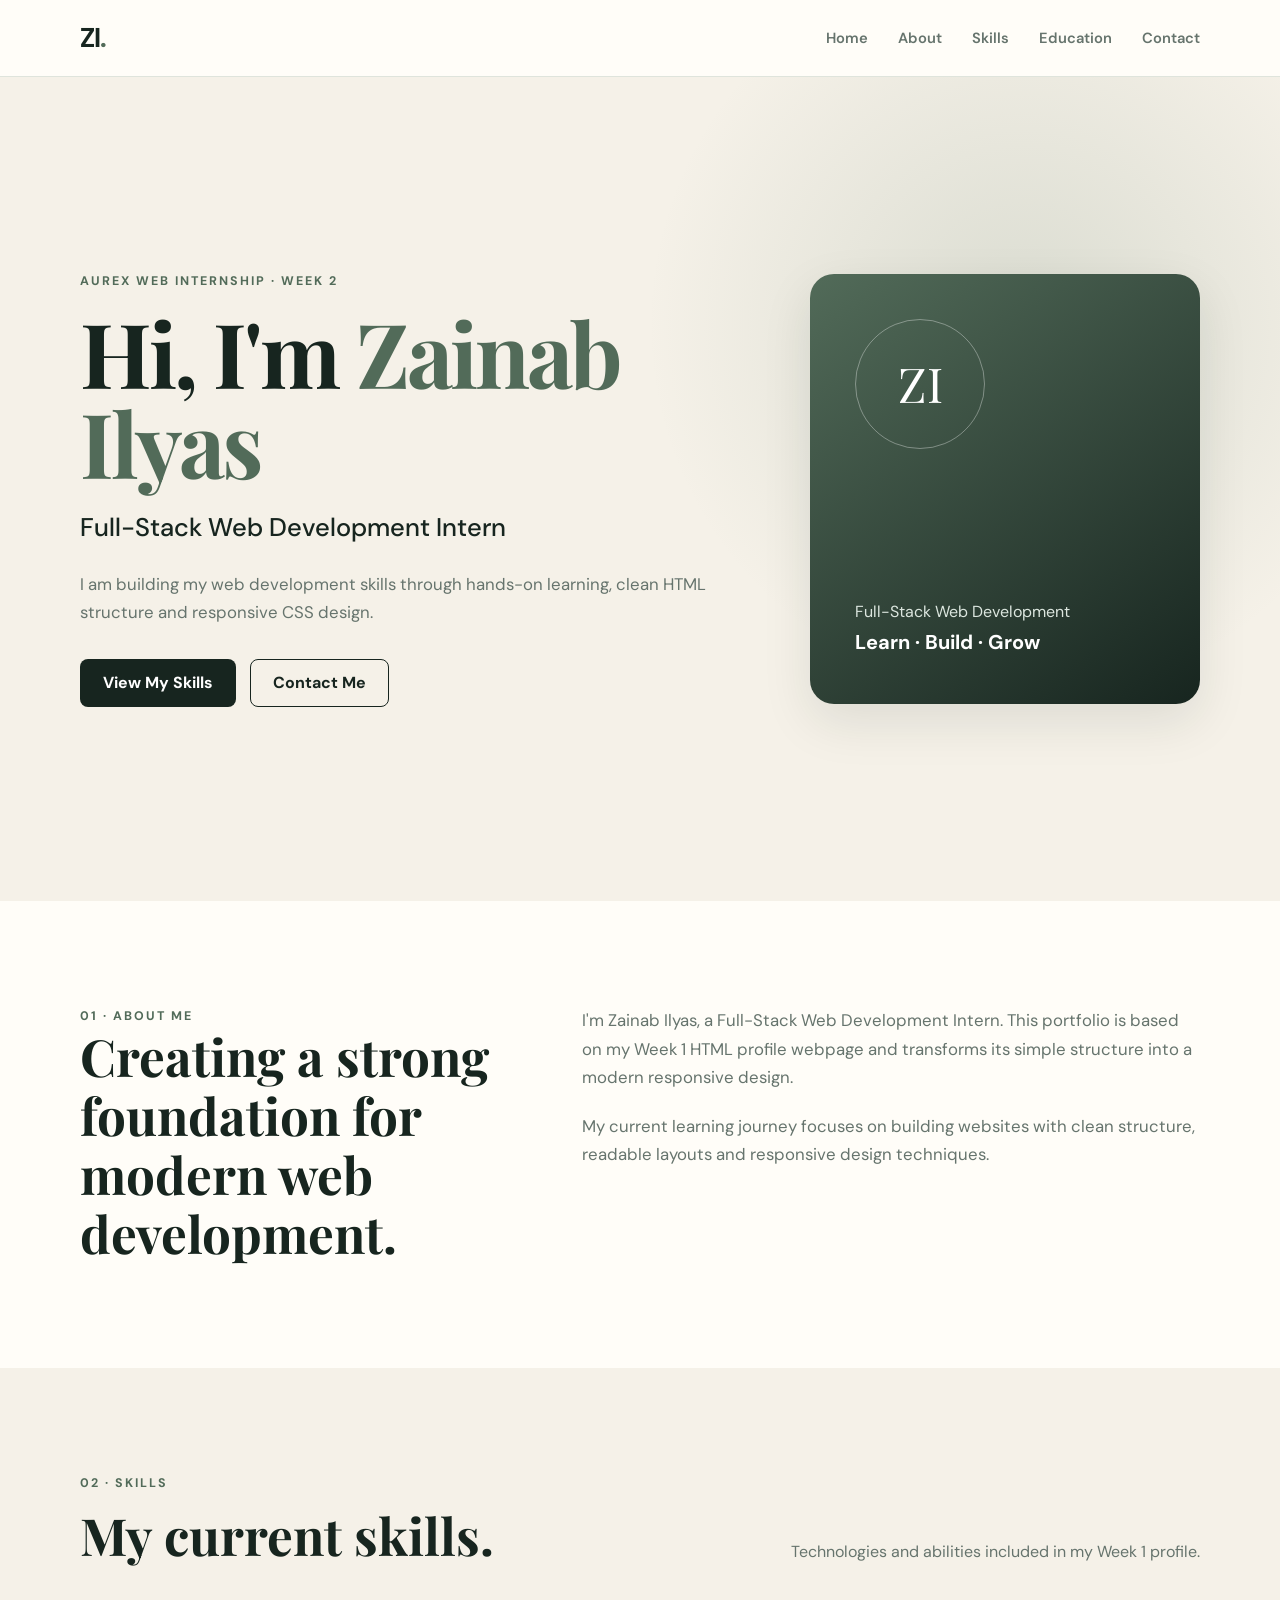
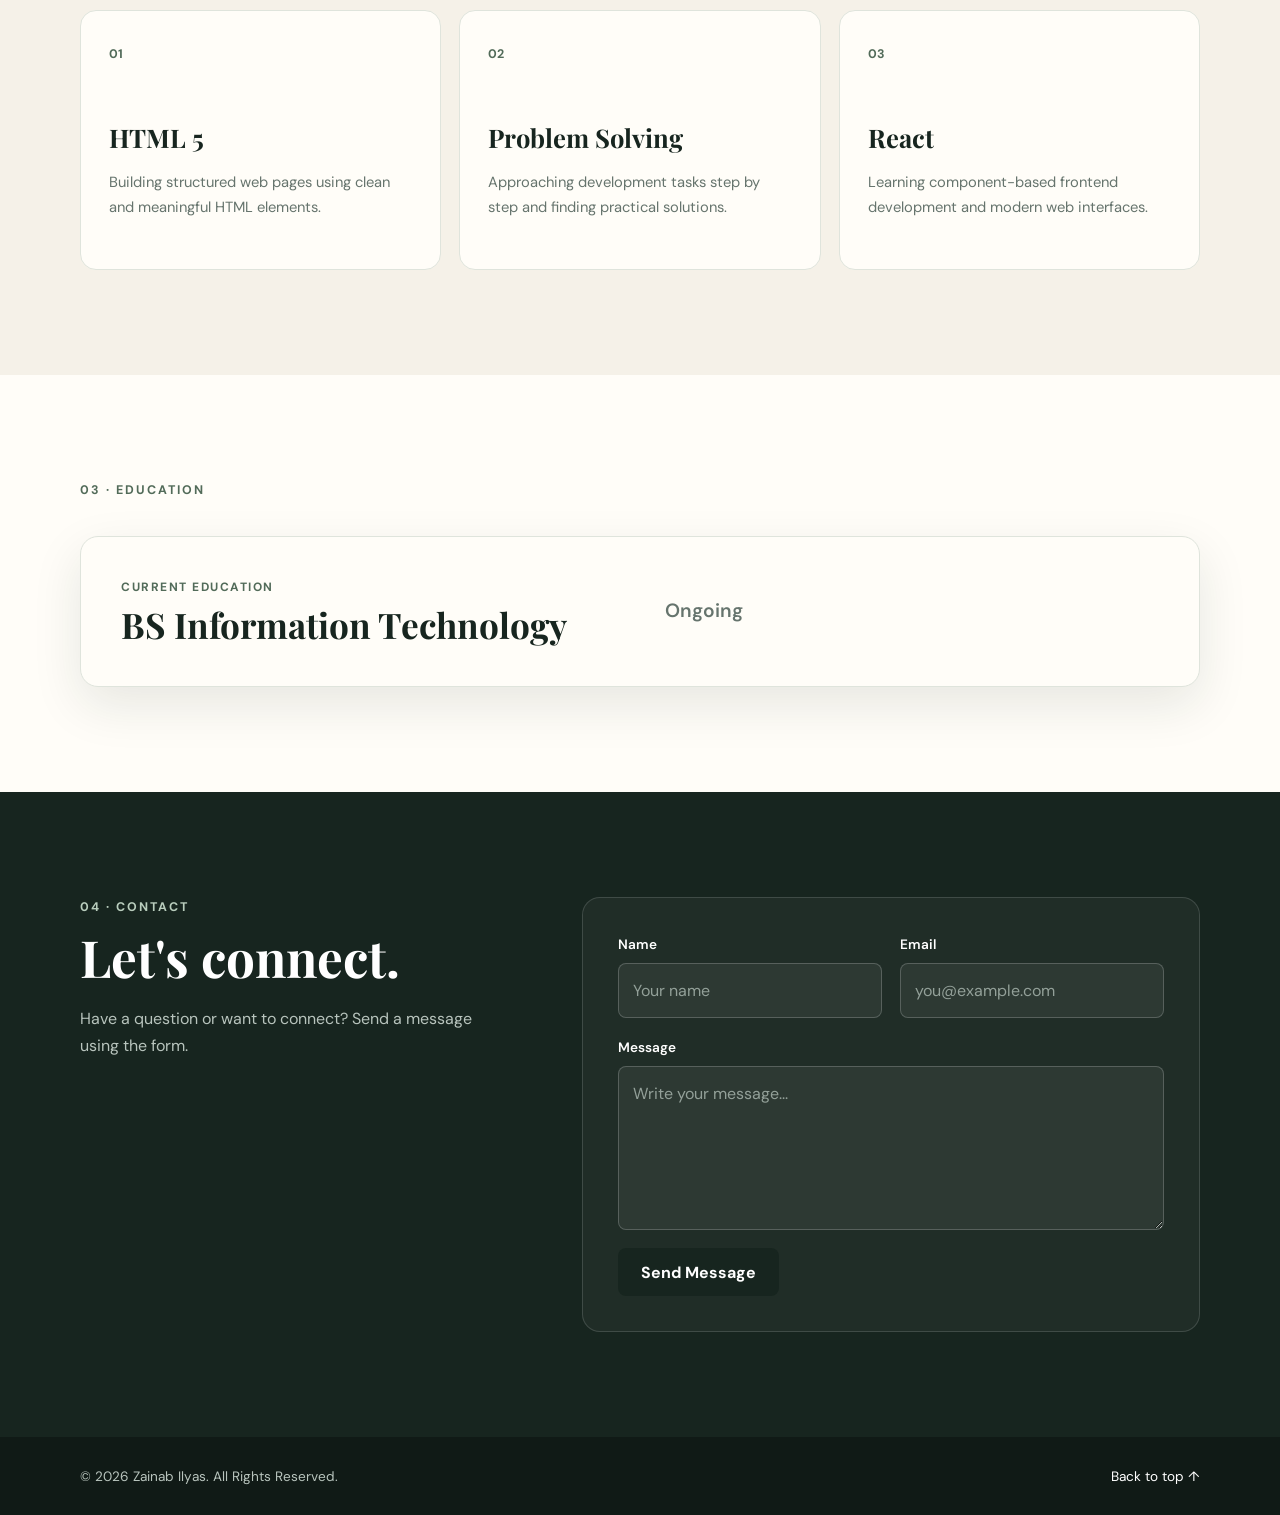
<file: index.html>
<!DOCTYPE html>
<html lang="en">
<head>
    <meta charset="UTF-8">
    <meta name="viewport" content="width=device-width, initial-scale=1.0">
    <meta name="description" content="Zainab Ilyas - Full-Stack Web Development Intern Portfolio">
    <title>Zainab Ilyas | Full-Stack Web Development</title>
    <link rel="stylesheet" href="style.css">
</head>
<body>
    <header class="site-header">
        <nav class="navbar container" aria-label="Main navigation">
            <a class="logo" href="#home">ZI<span>.</span></a>
            <ul class="nav-links">
                <li><a href="#home">Home</a></li>
                <li><a href="#about">About</a></li>
                <li><a href="#skills">Skills</a></li>
                <li><a href="#education">Education</a></li>
                <li><a href="#contact">Contact</a></li>
            </ul>
        </nav>
    </header>

    <main>
        <section id="home" class="hero">
            <div class="container hero-grid">
                <div class="hero-content">
                    <p class="eyebrow">AUREX WEB INTERNSHIP · WEEK 2</p>
                    <h1>Hi, I'm <span>Zainab Ilyas</span></h1>
                    <h2>Full-Stack Web Development Intern</h2>
                    <p class="hero-text">
                        I am building my web development skills through hands-on learning,
                        clean HTML structure and responsive CSS design.
                    </p>
                    <div class="hero-actions">
                        <a class="btn btn-primary" href="#skills">View My Skills</a>
                        <a class="btn btn-outline" href="#contact">Contact Me</a>
                    </div>
                </div>

                <div class="hero-card">
                    <div class="avatar">ZI</div>
                    <p>Full-Stack Web Development</p>
                    <strong>Learn · Build · Grow</strong>
                </div>
            </div>
        </section>

        <section id="about" class="section">
            <div class="container section-grid">
                <div>
                    <p class="section-label">01 · ABOUT ME</p>
                    <h2>Creating a strong foundation for modern web development.</h2>
                </div>
                <div class="about-copy">
                    <p>
                        I'm Zainab Ilyas, a Full-Stack Web Development Intern.
                        This portfolio is based on my Week 1 HTML profile webpage and
                        transforms its simple structure into a modern responsive design.
                    </p>
                    <p>
                        My current learning journey focuses on building websites with
                        clean structure, readable layouts and responsive design techniques.
                    </p>
                </div>
            </div>
        </section>

        <section id="skills" class="section section-alt">
            <div class="container">
                <p class="section-label">02 · SKILLS</p>
                <div class="section-heading">
                    <h2>My current skills.</h2>
                    <p>Technologies and abilities included in my Week 1 profile.</p>
                </div>

                <div class="skills-grid">
                    <article class="skill-card">
                        <span class="skill-number">01</span>
                        <h3>HTML 5</h3>
                        <p>Building structured web pages using clean and meaningful HTML elements.</p>
                    </article>
                    <article class="skill-card">
                        <span class="skill-number">02</span>
                        <h3>Problem Solving</h3>
                        <p>Approaching development tasks step by step and finding practical solutions.</p>
                    </article>
                    <article class="skill-card">
                        <span class="skill-number">03</span>
                        <h3>React</h3>
                        <p>Learning component-based frontend development and modern web interfaces.</p>
                    </article>
                </div>
            </div>
        </section>

        <section id="education" class="section">
            <div class="container">
                <p class="section-label">03 · EDUCATION</p>
                <div class="education-card">
                    <div>
                        <p class="education-label">CURRENT EDUCATION</p>
                        <h2>BS Information Technology</h2>
                    </div>
                    <p>Ongoing</p>
                </div>
            </div>
        </section>

        <section id="contact" class="section section-dark">
            <div class="container contact-grid">
                <div>
                    <p class="section-label">04 · CONTACT</p>
                    <h2>Let's connect.</h2>
                    <p>Have a question or want to connect? Send a message using the form.</p>
                </div>

                <form class="contact-form" action="#" method="post">
                    <div class="form-row">
                        <div class="form-group">
                            <label for="name">Name</label>
                            <input id="name" name="name" type="text" placeholder="Your name" required>
                        </div>
                        <div class="form-group">
                            <label for="email">Email</label>
                            <input id="email" name="email" type="email" placeholder="you@example.com" required>
                        </div>
                    </div>

                    <div class="form-group">
                        <label for="message">Message</label>
                        <textarea id="message" name="message" rows="5" placeholder="Write your message..." required></textarea>
                    </div>

                    <button class="btn btn-primary" type="submit">Send Message</button>
                </form>
            </div>
        </section>
    </main>

    <footer class="footer">
        <div class="container footer-content">
            <p>&copy; 2026 Zainab Ilyas. All Rights Reserved.</p>
            <a href="#home">Back to top ↑</a>
        </div>
    </footer>
</body>
</html>
</file>
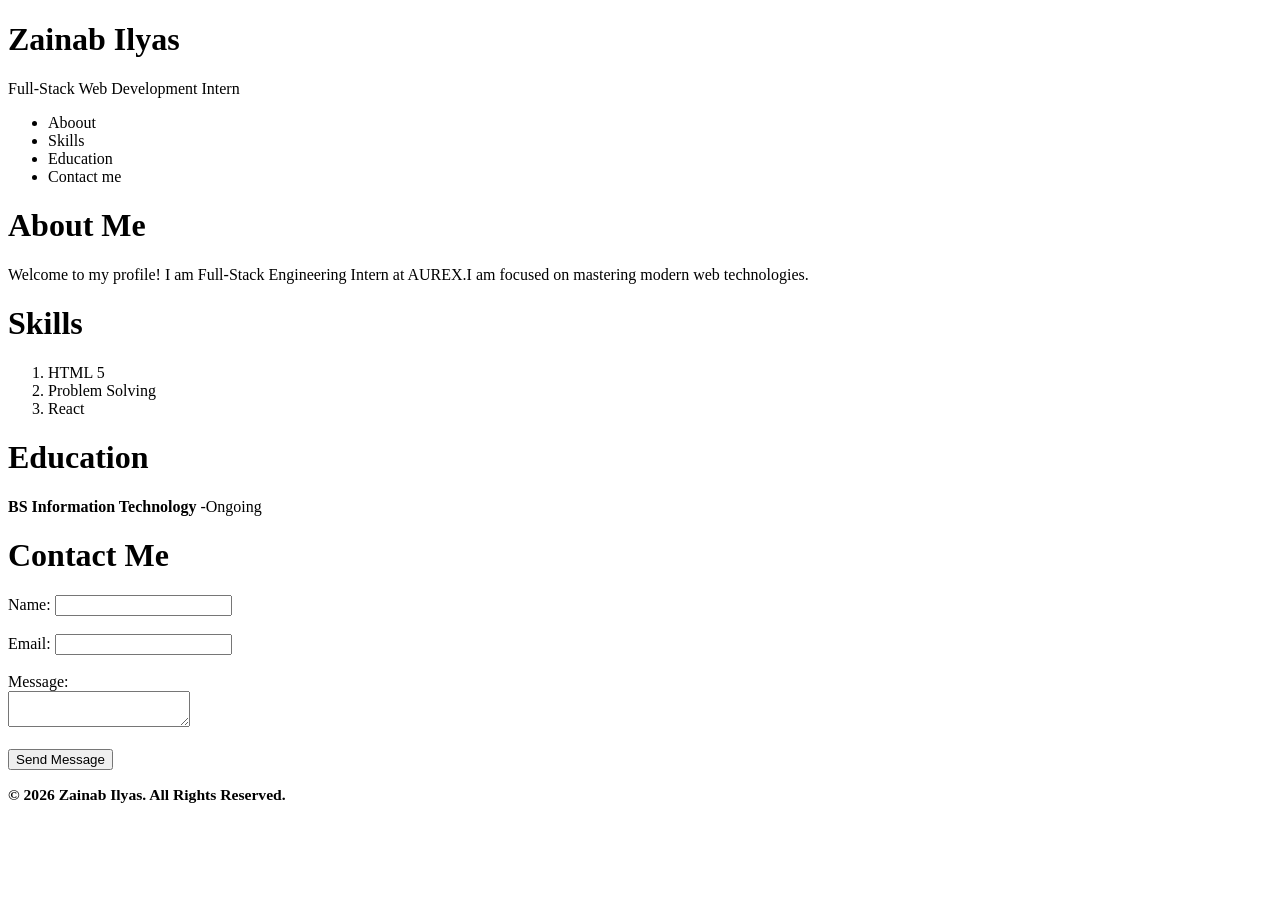
<file: Assisgnment1.html>
<!DOCTYPE html>
<html lang="en">
<head>
    <meta charset="UTF-8">
    <meta name="viewport" content="width=device-width, initial-scale=1.0">
    <title>Document</title>
</head>
<body>
    <h1>Zainab Ilyas</h1>
    <p>Full-Stack Web Development Intern</p>
     <ul>
        <li>Aboout</li>
        <li>Skills</li>
        <li>Education</li>
        <li>Contact me</li>
     </ul>
     <h1>About Me</h1>
     <p>Welcome to my profile! I am Full-Stack Engineering Intern at AUREX.I am focused on mastering modern web technologies.</p>
     <h1>Skills</h1>
       <ol>
        <li>HTML 5</li>
        <li>Problem Solving</li>
        <li>React</li>
       </ol>
       <h1>Education</h1>
       <p><b>BS Information  Technology </b>-Ongoing</p>
       <h1>Contact  Me</h1>
       <label for="Name" >Name:</label>
       <input type="text"><br/><br/>
       <label for="Email">Email:</labe>
       <input type="text"><br/><br/>
       <label for="Message">Message:</label><br/>
       <textarea></textarea><br/><br/>
       <button>Send Message</button>
       <small><h3>&copy 2026 Zainab Ilyas. All Rights Reserved.</h3> </small>
</body>
</html>
</file>
<file: style.css>
@import url('https://fonts.googleapis.com/css2?family=DM+Sans:wght@400;500;600;700&family=Playfair+Display:wght@600;700&display=swap');

:root {
    --ink: #17251f;
    --muted: #66746d;
    --cream: #f5f1e8;
    --paper: #fffdf8;
    --sage: #7b927f;
    --sage-dark: #526b59;
    --line: #dfe4dc;
    --white: #ffffff;
    --shadow: 0 18px 50px rgba(23, 37, 31, 0.10);
}

* {
    box-sizing: border-box;
    margin: 0;
    padding: 0;
}

html {
    scroll-behavior: smooth;
}

body {
    font-family: "DM Sans", sans-serif;
    color: var(--ink);
    background: var(--paper);
    line-height: 1.7;
}

a {
    color: inherit;
    text-decoration: none;
}

.container {
    width: min(1120px, calc(100% - 40px));
    margin-inline: auto;
}

.site-header {
    position: sticky;
    top: 0;
    z-index: 10;
    background: rgba(255, 253, 248, 0.94);
    border-bottom: 1px solid var(--line);
    backdrop-filter: blur(12px);
}

.navbar {
    min-height: 76px;
    display: flex;
    align-items: center;
    justify-content: space-between;
    gap: 30px;
}

.logo {
    font-size: 1.7rem;
    font-weight: 700;
    letter-spacing: -1px;
}

.logo span,
.hero-content h1 span {
    color: var(--sage-dark);
}

.nav-links {
    list-style: none;
    display: flex;
    gap: 30px;
}

.nav-links a {
    color: var(--muted);
    font-size: .92rem;
    font-weight: 600;
}

.nav-links a:hover {
    color: var(--ink);
}

.hero {
    min-height: calc(100vh - 76px);
    display: grid;
    align-items: center;
    background:
        radial-gradient(circle at 80% 30%, rgba(123,146,127,.22), transparent 32%),
        var(--cream);
}

.hero-grid {
    display: grid;
    grid-template-columns: 1.25fr .75fr;
    align-items: center;
    gap: 80px;
    padding-block: 90px;
}

.eyebrow,
.section-label {
    color: var(--sage-dark);
    font-size: .78rem;
    font-weight: 700;
    letter-spacing: 2px;
}

.hero-content h1 {
    margin-top: 15px;
    font-family: "Playfair Display", serif;
    font-size: clamp(3.2rem, 7vw, 6.2rem);
    line-height: 1;
    letter-spacing: -3px;
}

.hero-content h2 {
    margin-top: 20px;
    font-size: clamp(1.25rem, 2vw, 1.65rem);
    font-weight: 500;
}

.hero-text {
    max-width: 650px;
    margin-top: 20px;
    color: var(--muted);
    font-size: 1.05rem;
}

.hero-actions {
    display: flex;
    flex-wrap: wrap;
    gap: 14px;
    margin-top: 32px;
}

.btn {
    display: inline-flex;
    align-items: center;
    justify-content: center;
    min-height: 48px;
    padding: 0 22px;
    border: 1px solid transparent;
    border-radius: 8px;
    font: inherit;
    font-weight: 700;
    cursor: pointer;
    transition: transform .2s ease, background .2s ease;
}

.btn:hover {
    transform: translateY(-2px);
}

.btn-primary {
    color: var(--white);
    background: var(--ink);
}

.btn-primary:hover {
    background: var(--sage-dark);
}

.btn-outline {
    border-color: var(--ink);
}

.hero-card {
    min-height: 430px;
    padding: 45px;
    display: flex;
    flex-direction: column;
    justify-content: flex-end;
    border-radius: 24px;
    color: var(--white);
    background: linear-gradient(145deg, var(--sage-dark), var(--ink));
    box-shadow: var(--shadow);
}

.avatar {
    width: 130px;
    height: 130px;
    margin-bottom: auto;
    display: grid;
    place-items: center;
    border: 1px solid rgba(255,255,255,.35);
    border-radius: 50%;
    font-family: "Playfair Display", serif;
    font-size: 3rem;
}

.hero-card p {
    color: #dce6df;
}

.hero-card strong {
    font-size: 1.25rem;
}

.section {
    padding-block: 105px;
}

.section-alt {
    background: var(--cream);
}

.section h2 {
    font-family: "Playfair Display", serif;
    font-size: clamp(2.2rem, 4vw, 3.7rem);
    line-height: 1.15;
}

.section-grid {
    display: grid;
    grid-template-columns: .8fr 1.2fr;
    gap: 90px;
}

.about-copy {
    color: var(--muted);
    font-size: 1.05rem;
}

.about-copy p + p {
    margin-top: 20px;
}

.section-heading {
    display: flex;
    justify-content: space-between;
    align-items: end;
    gap: 30px;
    margin-block: 12px 45px;
}

.section-heading p {
    color: var(--muted);
}

.skills-grid {
    display: grid;
    grid-template-columns: repeat(3, 1fr);
    gap: 18px;
}

.skill-card {
    min-height: 260px;
    padding: 28px;
    background: var(--paper);
    border: 1px solid var(--line);
    border-radius: 16px;
    transition: transform .2s ease, box-shadow .2s ease;
}

.skill-card:hover {
    transform: translateY(-5px);
    box-shadow: var(--shadow);
}

.skill-number {
    color: var(--sage-dark);
    font-size: .78rem;
    font-weight: 700;
}

.skill-card h3 {
    margin-top: 50px;
    font-family: "Playfair Display", serif;
    font-size: 1.6rem;
}

.skill-card p {
    margin-top: 10px;
    color: var(--muted);
    font-size: .92rem;
}

.education-card {
    margin-top: 35px;
    padding: 40px;
    display: grid;
    grid-template-columns: 1fr 1fr;
    gap: 50px;
    border: 1px solid var(--line);
    border-radius: 18px;
    background: var(--paper);
    box-shadow: var(--shadow);
}

.education-label {
    color: var(--sage-dark);
    font-size: .75rem;
    font-weight: 700;
    letter-spacing: 1.5px;
}

.education-card h2 {
    margin-top: 8px;
    font-size: 2.2rem;
}

.education-card > p {
    color: var(--muted);
    align-self: center;
    font-size: 1.2rem;
    font-weight: 600;
}

.section-dark {
    color: var(--white);
    background: var(--ink);
}

.section-dark .section-label {
    color: #b9cdbd;
}

.section-dark h2 {
    margin-top: 10px;
}

.contact-grid {
    display: grid;
    grid-template-columns: .8fr 1.2fr;
    gap: 90px;
}

.section-dark > .container > div > p:last-child {
    max-width: 480px;
    margin-top: 18px;
    color: #b8c4bd;
}

.contact-form {
    padding: 35px;
    border: 1px solid rgba(255,255,255,.14);
    border-radius: 18px;
    background: rgba(255,255,255,.04);
}

.form-row {
    display: grid;
    grid-template-columns: 1fr 1fr;
    gap: 18px;
}

.form-group {
    display: grid;
    gap: 7px;
    margin-bottom: 18px;
}

.form-group label {
    font-size: .85rem;
    font-weight: 600;
}

.form-group input,
.form-group textarea {
    width: 100%;
    padding: 13px 14px;
    border: 1px solid rgba(255,255,255,.20);
    border-radius: 8px;
    outline: none;
    color: var(--white);
    background: rgba(255,255,255,.06);
    font: inherit;
    resize: vertical;
}

.form-group input:focus,
.form-group textarea:focus {
    border-color: #b9cdbd;
}

.form-group input::placeholder,
.form-group textarea::placeholder {
    color: #93a099;
}

.footer {
    color: #b8c4bd;
    background: #101a16;
}

.footer-content {
    min-height: 78px;
    display: flex;
    align-items: center;
    justify-content: space-between;
    gap: 20px;
    font-size: .85rem;
}

.footer a {
    color: var(--white);
}

@media (max-width: 900px) {
    .hero-grid,
    .section-grid,
    .contact-grid {
        grid-template-columns: 1fr;
        gap: 45px;
    }

    .hero-card {
        min-height: 300px;
    }

    .education-card {
        grid-template-columns: 1fr;
        gap: 20px;
    }
}

@media (max-width: 700px) {
    .skills-grid {
        grid-template-columns: 1fr;
    }
}

@media (max-width: 600px) {
    .container {
        width: min(100% - 28px, 1120px);
    }

    .navbar {
        padding-block: 18px;
        align-items: flex-start;
    }

    .nav-links {
        flex-wrap: wrap;
        justify-content: flex-end;
        gap: 8px 15px;
    }

    .nav-links a {
        font-size: .78rem;
    }

    .hero-grid {
        padding-block: 65px;
    }

    .hero-content h1 {
        font-size: clamp(2.8rem, 14vw, 4.2rem);
        letter-spacing: -2px;
    }

    .hero-card {
        min-height: 280px;
        padding: 30px;
    }

    .avatar {
        width: 95px;
        height: 95px;
        font-size: 2.2rem;
    }

    .section {
        padding-block: 70px;
    }

    .section-heading {
        display: block;
    }

    .section-heading p {
        margin-top: 12px;
    }

    .skill-card {
        min-height: 210px;
    }

    .skill-card h3 {
        margin-top: 25px;
    }

    .education-card,
    .contact-form {
        padding: 25px;
    }

    .form-row {
        grid-template-columns: 1fr;
        gap: 0;
    }

    .footer-content {
        padding-block: 20px;
        flex-direction: column;
        text-align: center;
    }
}
</file>
